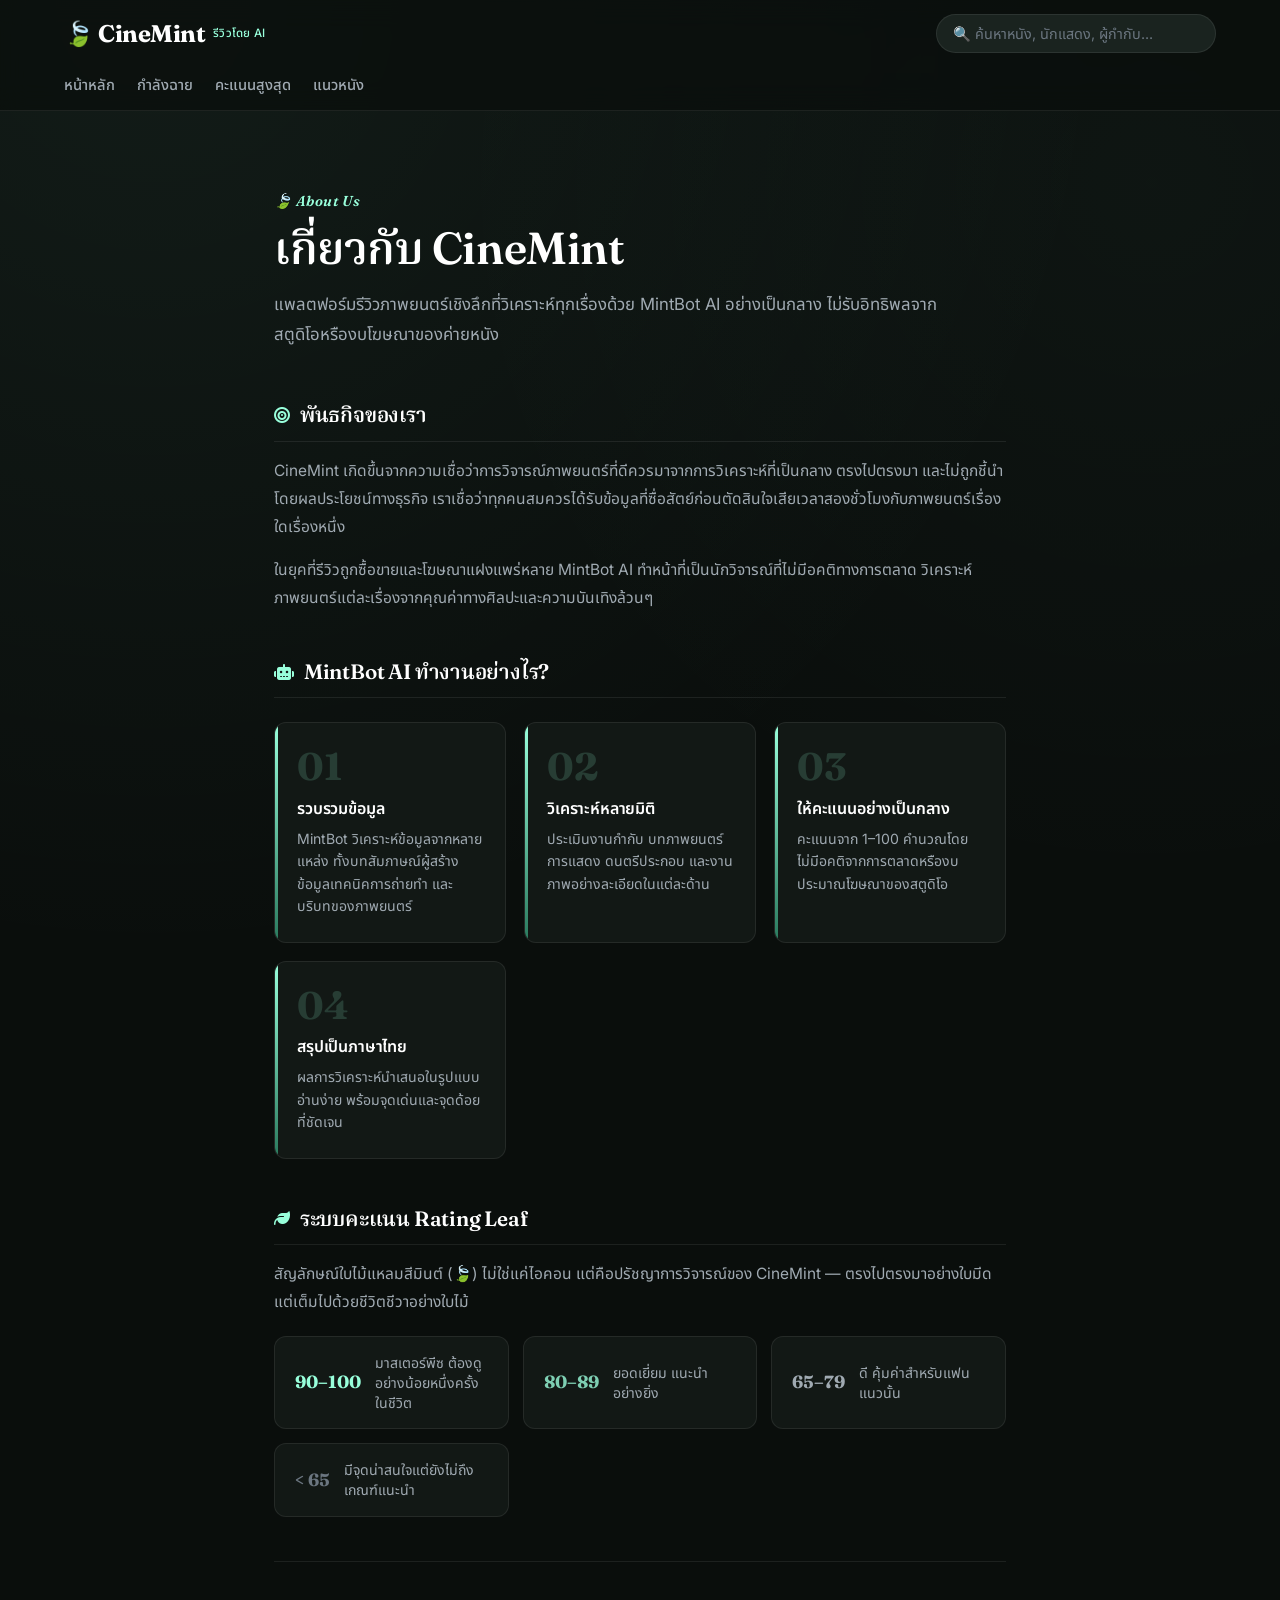
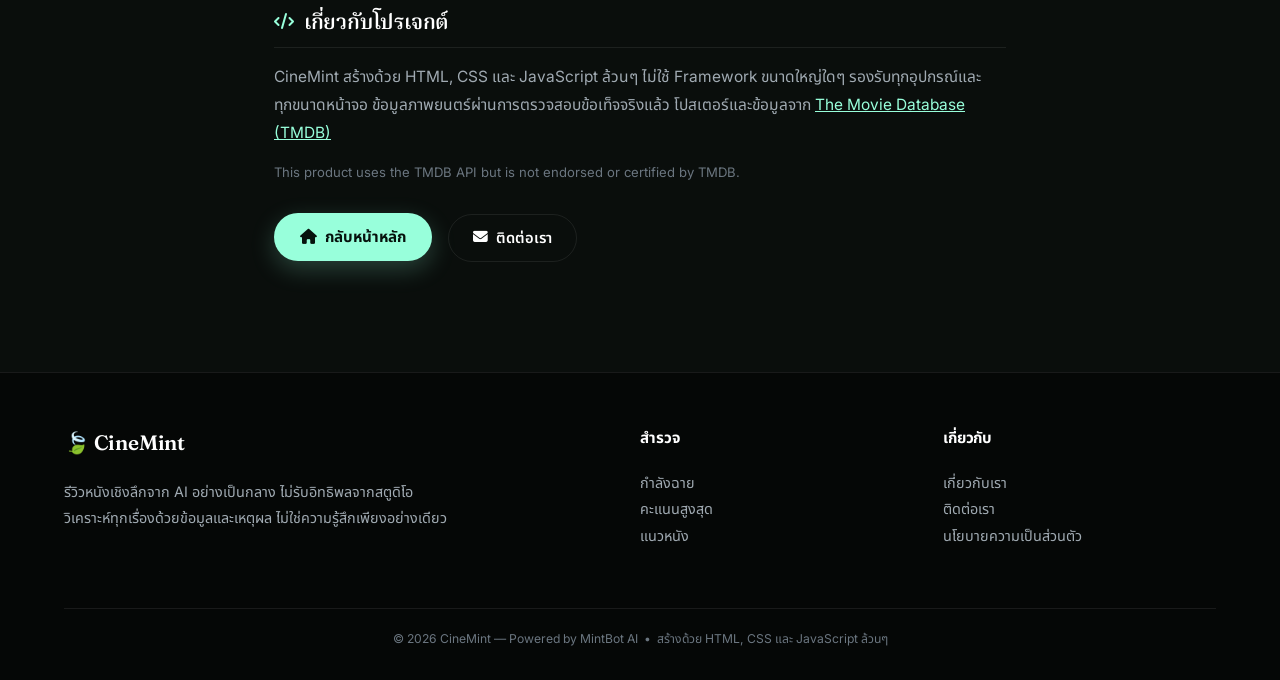
<file: about.html>
<!DOCTYPE html>
<html lang="th">
<head>
    <meta charset="UTF-8">
    <meta name="viewport" content="width=device-width, initial-scale=1.0">
    <title>เกี่ยวกับเรา — CineMint</title>
    <meta name="description" content="CineMint คือแพลตฟอร์มรีวิวภาพยนตร์เชิงลึกโดย MintBot AI วิเคราะห์อย่างเป็นกลาง ไม่รับอิทธิพลจากสตูดิโอ">
    <link rel="preconnect" href="https://fonts.googleapis.com">
    <link rel="preconnect" href="https://fonts.gstatic.com" crossorigin>
    <link href="https://fonts.googleapis.com/css2?family=Fraunces:ital,opsz,wght@0,9..144,400;0,9..144,600;0,9..144,700;1,9..144,400;1,9..144,600&family=Inter:wght@400;500;600;700&family=Noto+Sans+Thai:wght@400;500;600;700&family=Noto+Serif+Thai:wght@400;600;700&display=swap" rel="stylesheet">
    <link rel="stylesheet" href="https://cdnjs.cloudflare.com/ajax/libs/font-awesome/6.5.2/css/all.min.css">
    <link rel="stylesheet" href="css/style.css">
</head>
<body>

<header>
    <a href="index.html" class="logo">🍃 CineMint <span>รีวิวโดย AI</span></a>
    <div class="search-bar">
        <input type="text" id="searchInput" placeholder="🔍 ค้นหาหนัง, นักแสดง, ผู้กำกับ..." autocomplete="off">
        <div class="search-results" id="searchResults"></div>
    </div>
    <nav>
        <ul>
            <li><a href="index.html">หน้าหลัก</a></li>
            <li><a href="now-showing.html">กำลังฉาย</a></li>
            <li><a href="top-rated.html">คะแนนสูงสุด</a></li>
            <li><a href="top-rated.html">แนวหนัง</a></li>
        </ul>
    </nav>
</header>

<main class="content-page">
    <span class="eyebrow">🍃 About Us</span>
    <h1>เกี่ยวกับ CineMint</h1>
    <p class="lead">แพลตฟอร์มรีวิวภาพยนตร์เชิงลึกที่วิเคราะห์ทุกเรื่องด้วย MintBot AI อย่างเป็นกลาง ไม่รับอิทธิพลจากสตูดิโอหรืองบโฆษณาของค่ายหนัง</p>

    <h2><i class="fa-solid fa-bullseye" style="color:var(--mint-glow);font-size:1rem;"></i> พันธกิจของเรา</h2>
    <p>CineMint เกิดขึ้นจากความเชื่อว่าการวิจารณ์ภาพยนตร์ที่ดีควรมาจากการวิเคราะห์ที่เป็นกลาง ตรงไปตรงมา และไม่ถูกชี้นำโดยผลประโยชน์ทางธุรกิจ เราเชื่อว่าทุกคนสมควรได้รับข้อมูลที่ซื่อสัตย์ก่อนตัดสินใจเสียเวลาสองชั่วโมงกับภาพยนตร์เรื่องใดเรื่องหนึ่ง</p>
    <p>ในยุคที่รีวิวถูกซื้อขายและโฆษณาแฝงแพร่หลาย MintBot AI ทำหน้าที่เป็นนักวิจารณ์ที่ไม่มีอคติทางการตลาด วิเคราะห์ภาพยนตร์แต่ละเรื่องจากคุณค่าทางศิลปะและความบันเทิงล้วนๆ</p>

    <h2><i class="fa-solid fa-robot" style="color:var(--mint-glow);font-size:1rem;"></i> MintBot AI ทำงานอย่างไร?</h2>
    <div class="how-it-works">
        <div class="step-card">
            <div class="step-num">01</div>
            <h4>รวบรวมข้อมูล</h4>
            <p>MintBot วิเคราะห์ข้อมูลจากหลายแหล่ง ทั้งบทสัมภาษณ์ผู้สร้าง ข้อมูลเทคนิคการถ่ายทำ และบริบทของภาพยนตร์</p>
        </div>
        <div class="step-card">
            <div class="step-num">02</div>
            <h4>วิเคราะห์หลายมิติ</h4>
            <p>ประเมินงานกำกับ บทภาพยนตร์ การแสดง ดนตรีประกอบ และงานภาพอย่างละเอียดในแต่ละด้าน</p>
        </div>
        <div class="step-card">
            <div class="step-num">03</div>
            <h4>ให้คะแนนอย่างเป็นกลาง</h4>
            <p>คะแนนจาก 1–100 คำนวณโดยไม่มีอคติจากการตลาดหรืองบประมาณโฆษณาของสตูดิโอ</p>
        </div>
        <div class="step-card">
            <div class="step-num">04</div>
            <h4>สรุปเป็นภาษาไทย</h4>
            <p>ผลการวิเคราะห์นำเสนอในรูปแบบอ่านง่าย พร้อมจุดเด่นและจุดด้อยที่ชัดเจน</p>
        </div>
    </div>

    <h2><i class="fa-solid fa-leaf" style="color:var(--mint-glow);font-size:1rem;"></i> ระบบคะแนน Rating Leaf</h2>
    <p>สัญลักษณ์ใบไม้แหลมสีมินต์ (🍃) ไม่ใช่แค่ไอคอน แต่คือปรัชญาการวิจารณ์ของ CineMint — ตรงไปตรงมาอย่างใบมีด แต่เต็มไปด้วยชีวิตชีวาอย่างใบไม้</p>
    <div class="rating-range">
        <div class="rating-range-item">
            <span class="range-score" style="color:var(--mint-glow);">90–100</span>
            <span class="range-label">มาสเตอร์พีซ ต้องดูอย่างน้อยหนึ่งครั้งในชีวิต</span>
        </div>
        <div class="rating-range-item">
            <span class="range-score" style="color:#7ecfb3;">80–89</span>
            <span class="range-label">ยอดเยี่ยม แนะนำอย่างยิ่ง</span>
        </div>
        <div class="rating-range-item">
            <span class="range-score" style="color:var(--text-gray);">65–79</span>
            <span class="range-label">ดี คุ้มค่าสำหรับแฟนแนวนั้น</span>
        </div>
        <div class="rating-range-item">
            <span class="range-score" style="color:var(--text-gray-dim);">&lt; 65</span>
            <span class="range-label">มีจุดน่าสนใจแต่ยังไม่ถึงเกณฑ์แนะนำ</span>
        </div>
    </div>

    <hr class="content-divider">

    <h2><i class="fa-solid fa-code" style="color:var(--mint-glow);font-size:1rem;"></i> เกี่ยวกับโปรเจกต์</h2>
    <p>CineMint สร้างด้วย HTML, CSS และ JavaScript ล้วนๆ ไม่ใช้ Framework ขนาดใหญ่ใดๆ รองรับทุกอุปกรณ์และทุกขนาดหน้าจอ ข้อมูลภาพยนตร์ผ่านการตรวจสอบข้อเท็จจริงแล้ว โปสเตอร์และข้อมูลจาก <a href="https://www.themoviedb.org/" target="_blank" rel="noopener" style="color:var(--mint-glow);">The Movie Database (TMDB)</a></p>
    <p style="font-size:0.82rem;color:var(--text-gray-dim);">This product uses the TMDB API but is not endorsed or certified by TMDB.</p>
    <div style="margin-top:28px;">
        <a href="index.html" class="btn-mint"><i class="fa-solid fa-house"></i> กลับหน้าหลัก</a>
        &nbsp;&nbsp;
        <a href="contact.html" class="btn-outline"><i class="fa-solid fa-envelope"></i> ติดต่อเรา</a>
    </div>
</main>

<footer>
    <div>
        <h3>🍃 CineMint</h3>
        <p>รีวิวหนังเชิงลึกจาก AI อย่างเป็นกลาง ไม่รับอิทธิพลจากสตูดิโอ<br>วิเคราะห์ทุกเรื่องด้วยข้อมูลและเหตุผล ไม่ใช่ความรู้สึกเพียงอย่างเดียว</p>
    </div>
    <div>
        <h4>สำรวจ</h4>
        <p>
            <a href="now-showing.html">กำลังฉาย</a><br>
            <a href="top-rated.html">คะแนนสูงสุด</a><br>
            <a href="top-rated.html">แนวหนัง</a>
        </p>
    </div>
    <div>
        <h4>เกี่ยวกับ</h4>
        <p>
            <a href="about.html">เกี่ยวกับเรา</a><br>
            <a href="contact.html">ติดต่อเรา</a><br>
            <a href="privacy.html">นโยบายความเป็นส่วนตัว</a>
        </p>
    </div>
    <div class="footer-bottom">
        © 2026 CineMint — Powered by MintBot AI &nbsp;•&nbsp; สร้างด้วย HTML, CSS และ JavaScript ล้วนๆ
    </div>
</footer>

<script src="js/movies-data.js"></script>
<script src="js/utils.js"></script>
<script src="js/tmdb-images.js"></script>
<script src="js/search.js"></script>
</body>
</html>
</file>
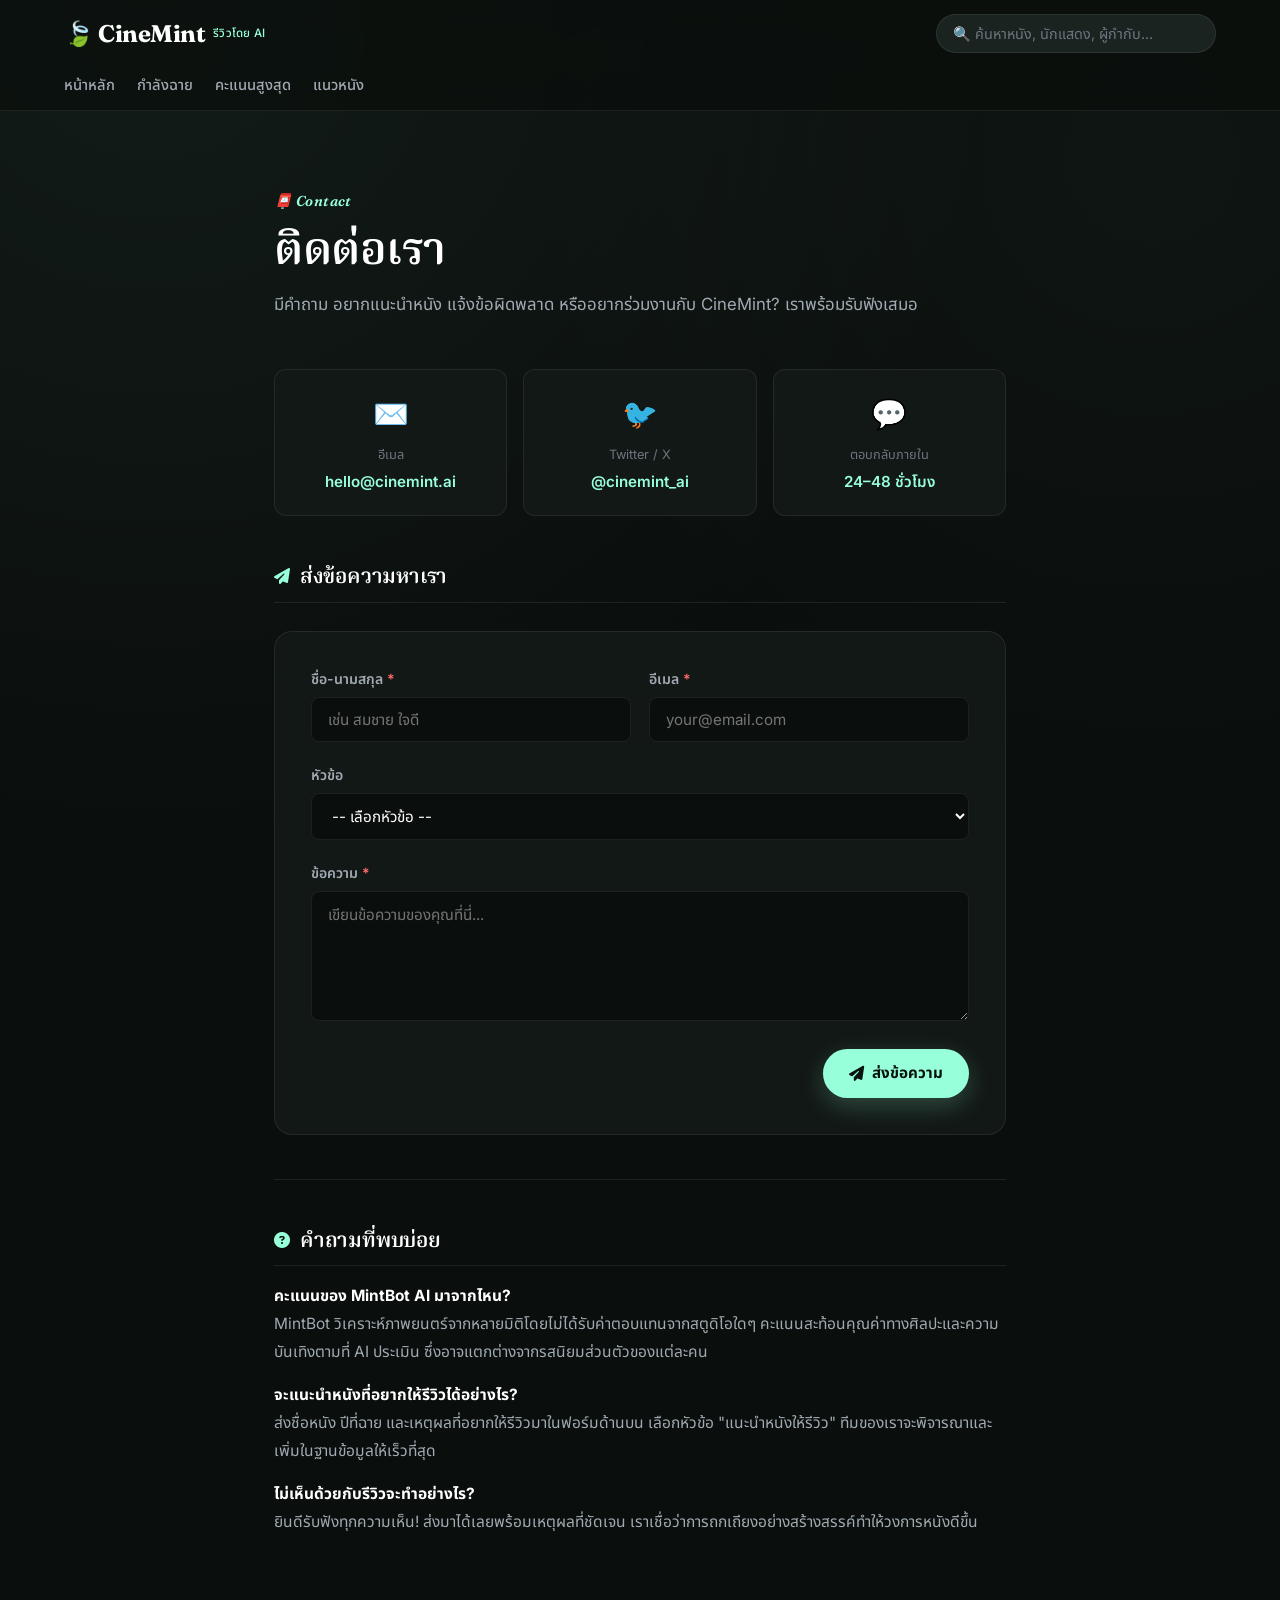
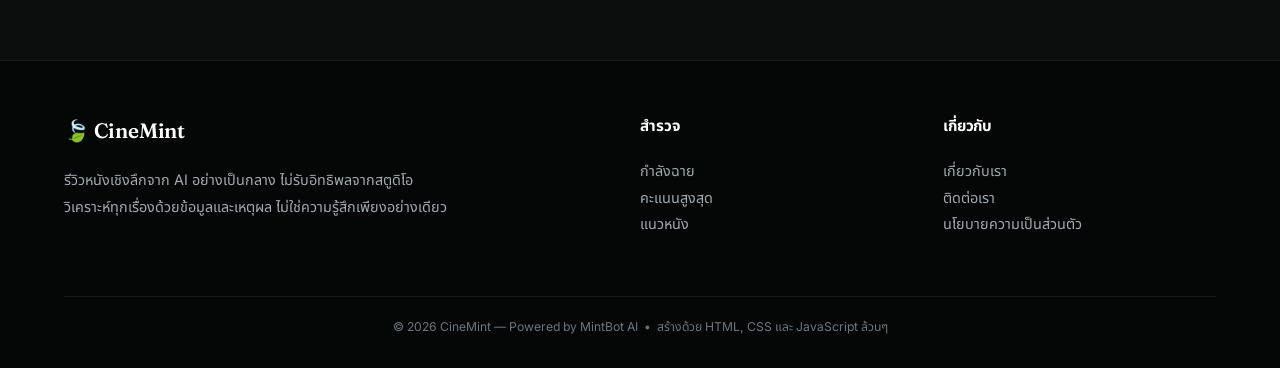
<file: contact.html>
<!DOCTYPE html>
<html lang="th">
<head>
    <meta charset="UTF-8">
    <meta name="viewport" content="width=device-width, initial-scale=1.0">
    <title>ติดต่อเรา — CineMint</title>
    <meta name="description" content="ติดต่อทีม CineMint — แนะนำหนัง แจ้งปัญหา หรือสอบถามข้อมูลเพิ่มเติม">
    <link rel="preconnect" href="https://fonts.googleapis.com">
    <link rel="preconnect" href="https://fonts.gstatic.com" crossorigin>
    <link href="https://fonts.googleapis.com/css2?family=Fraunces:ital,opsz,wght@0,9..144,400;0,9..144,600;0,9..144,700;1,9..144,400;1,9..144,600&family=Inter:wght@400;500;600;700&family=Noto+Sans+Thai:wght@400;500;600;700&family=Noto+Serif+Thai:wght@400;600;700&display=swap" rel="stylesheet">
    <link rel="stylesheet" href="https://cdnjs.cloudflare.com/ajax/libs/font-awesome/6.5.2/css/all.min.css">
    <link rel="stylesheet" href="css/style.css">
</head>
<body>

<header>
    <a href="index.html" class="logo">🍃 CineMint <span>รีวิวโดย AI</span></a>
    <div class="search-bar">
        <input type="text" id="searchInput" placeholder="🔍 ค้นหาหนัง, นักแสดง, ผู้กำกับ..." autocomplete="off">
        <div class="search-results" id="searchResults"></div>
    </div>
    <nav>
        <ul>
            <li><a href="index.html">หน้าหลัก</a></li>
            <li><a href="now-showing.html">กำลังฉาย</a></li>
            <li><a href="top-rated.html">คะแนนสูงสุด</a></li>
            <li><a href="top-rated.html">แนวหนัง</a></li>
        </ul>
    </nav>
</header>

<main class="content-page">
    <span class="eyebrow">📮 Contact</span>
    <h1>ติดต่อเรา</h1>
    <p class="lead">มีคำถาม อยากแนะนำหนัง แจ้งข้อผิดพลาด หรืออยากร่วมงานกับ CineMint? เราพร้อมรับฟังเสมอ</p>

    <!-- Contact info cards -->
    <div class="contact-cards">
        <div class="contact-card">
            <div class="cc-icon">✉️</div>
            <div class="cc-label">อีเมล</div>
            <div class="cc-value"><a href="mailto:hello@cinemint.ai">hello@cinemint.ai</a></div>
        </div>
        <div class="contact-card">
            <div class="cc-icon">🐦</div>
            <div class="cc-label">Twitter / X</div>
            <div class="cc-value"><a href="#" target="_blank">@cinemint_ai</a></div>
        </div>
        <div class="contact-card">
            <div class="cc-icon">💬</div>
            <div class="cc-label">ตอบกลับภายใน</div>
            <div class="cc-value" style="color:var(--mint-glow);">24–48 ชั่วโมง</div>
        </div>
    </div>

    <h2><i class="fa-solid fa-paper-plane" style="color:var(--mint-glow);font-size:1rem;"></i> ส่งข้อความหาเรา</h2>

    <div class="contact-form" id="contact-form">
        <div class="form-row">
            <div class="form-group">
                <label for="cf-name">ชื่อ-นามสกุล <span style="color:var(--red-accent)">*</span></label>
                <input type="text" id="cf-name" placeholder="เช่น สมชาย ใจดี" autocomplete="name">
            </div>
            <div class="form-group">
                <label for="cf-email">อีเมล <span style="color:var(--red-accent)">*</span></label>
                <input type="email" id="cf-email" placeholder="your@email.com" autocomplete="email">
            </div>
        </div>
        <div class="form-group">
            <label for="cf-subject">หัวข้อ</label>
            <select id="cf-subject">
                <option value="">-- เลือกหัวข้อ --</option>
                <option value="suggest">แนะนำหนังให้รีวิว</option>
                <option value="bug">แจ้งข้อผิดพลาด</option>
                <option value="review">ไม่เห็นด้วยกับรีวิว</option>
                <option value="collab">ร่วมงาน / Partnership</option>
                <option value="other">อื่นๆ</option>
            </select>
        </div>
        <div class="form-group">
            <label for="cf-message">ข้อความ <span style="color:var(--red-accent)">*</span></label>
            <textarea id="cf-message" placeholder="เขียนข้อความของคุณที่นี่..."></textarea>
        </div>
        <div class="form-submit">
            <button type="button" class="btn-mint" id="cf-submit">
                <i class="fa-solid fa-paper-plane"></i> ส่งข้อความ
            </button>
        </div>
        <div class="form-success" id="form-success">
            <div style="font-size:2rem;margin-bottom:10px;">🎉</div>
            ขอบคุณที่ติดต่อมานะครับ!<br>
            <span style="font-weight:400;font-size:0.9rem;color:var(--mint-dim);">
                เราจะตอบกลับภายใน 24–48 ชั่วโมง ที่อีเมลที่คุณให้ไว้
            </span>
        </div>
    </div>

    <hr class="content-divider">

    <h2><i class="fa-solid fa-circle-question" style="color:var(--mint-glow);font-size:1rem;"></i> คำถามที่พบบ่อย</h2>
    <p><strong>คะแนนของ MintBot AI มาจากไหน?</strong><br>
    MintBot วิเคราะห์ภาพยนตร์จากหลายมิติโดยไม่ได้รับค่าตอบแทนจากสตูดิโอใดๆ คะแนนสะท้อนคุณค่าทางศิลปะและความบันเทิงตามที่ AI ประเมิน ซึ่งอาจแตกต่างจากรสนิยมส่วนตัวของแต่ละคน</p>
    <p><strong>จะแนะนำหนังที่อยากให้รีวิวได้อย่างไร?</strong><br>
    ส่งชื่อหนัง ปีที่ฉาย และเหตุผลที่อยากให้รีวิวมาในฟอร์มด้านบน เลือกหัวข้อ "แนะนำหนังให้รีวิว" ทีมของเราจะพิจารณาและเพิ่มในฐานข้อมูลให้เร็วที่สุด</p>
    <p><strong>ไม่เห็นด้วยกับรีวิวจะทำอย่างไร?</strong><br>
    ยินดีรับฟังทุกความเห็น! ส่งมาได้เลยพร้อมเหตุผลที่ชัดเจน เราเชื่อว่าการถกเถียงอย่างสร้างสรรค์ทำให้วงการหนังดีขึ้น</p>
</main>

<footer>
    <div>
        <h3>🍃 CineMint</h3>
        <p>รีวิวหนังเชิงลึกจาก AI อย่างเป็นกลาง ไม่รับอิทธิพลจากสตูดิโอ<br>วิเคราะห์ทุกเรื่องด้วยข้อมูลและเหตุผล ไม่ใช่ความรู้สึกเพียงอย่างเดียว</p>
    </div>
    <div>
        <h4>สำรวจ</h4>
        <p>
            <a href="now-showing.html">กำลังฉาย</a><br>
            <a href="top-rated.html">คะแนนสูงสุด</a><br>
            <a href="top-rated.html">แนวหนัง</a>
        </p>
    </div>
    <div>
        <h4>เกี่ยวกับ</h4>
        <p>
            <a href="about.html">เกี่ยวกับเรา</a><br>
            <a href="contact.html">ติดต่อเรา</a><br>
            <a href="privacy.html">นโยบายความเป็นส่วนตัว</a>
        </p>
    </div>
    <div class="footer-bottom">
        © 2026 CineMint — Powered by MintBot AI &nbsp;•&nbsp; สร้างด้วย HTML, CSS และ JavaScript ล้วนๆ
    </div>
</footer>

<script src="js/movies-data.js"></script>
<script src="js/utils.js"></script>
<script src="js/tmdb-images.js"></script>
<script src="js/search.js"></script>
<script>
// Contact form — client-side validation + success state (ไม่มี backend)
document.getElementById("cf-submit").addEventListener("click", () => {
    const name    = document.getElementById("cf-name").value.trim();
    const email   = document.getElementById("cf-email").value.trim();
    const message = document.getElementById("cf-message").value.trim();

    if (!name || !email || !message) {
        const missing = [];
        if (!name)    missing.push("ชื่อ");
        if (!email)   missing.push("อีเมล");
        if (!message) missing.push("ข้อความ");
        alert(`กรุณากรอกข้อมูลให้ครบ: ${missing.join(', ')}`);
        return;
    }
    if (!/^[^\s@]+@[^\s@]+\.[^\s@]+$/.test(email)) {
        alert("รูปแบบอีเมลไม่ถูกต้อง");
        return;
    }

    // ซ่อนฟอร์ม แสดง success
    ["cf-name","cf-email","cf-subject","cf-message"].forEach(id => {
        const el = document.getElementById(id);
        if (el) el.closest('.form-group') && (el.closest('.form-group').style.display = 'none');
    });
    document.querySelector(".form-row").style.display = "none";
    document.querySelector(".form-submit").style.display = "none";
    document.getElementById("form-success").style.display = "block";
});
</script>
</body>
</html>
</file>
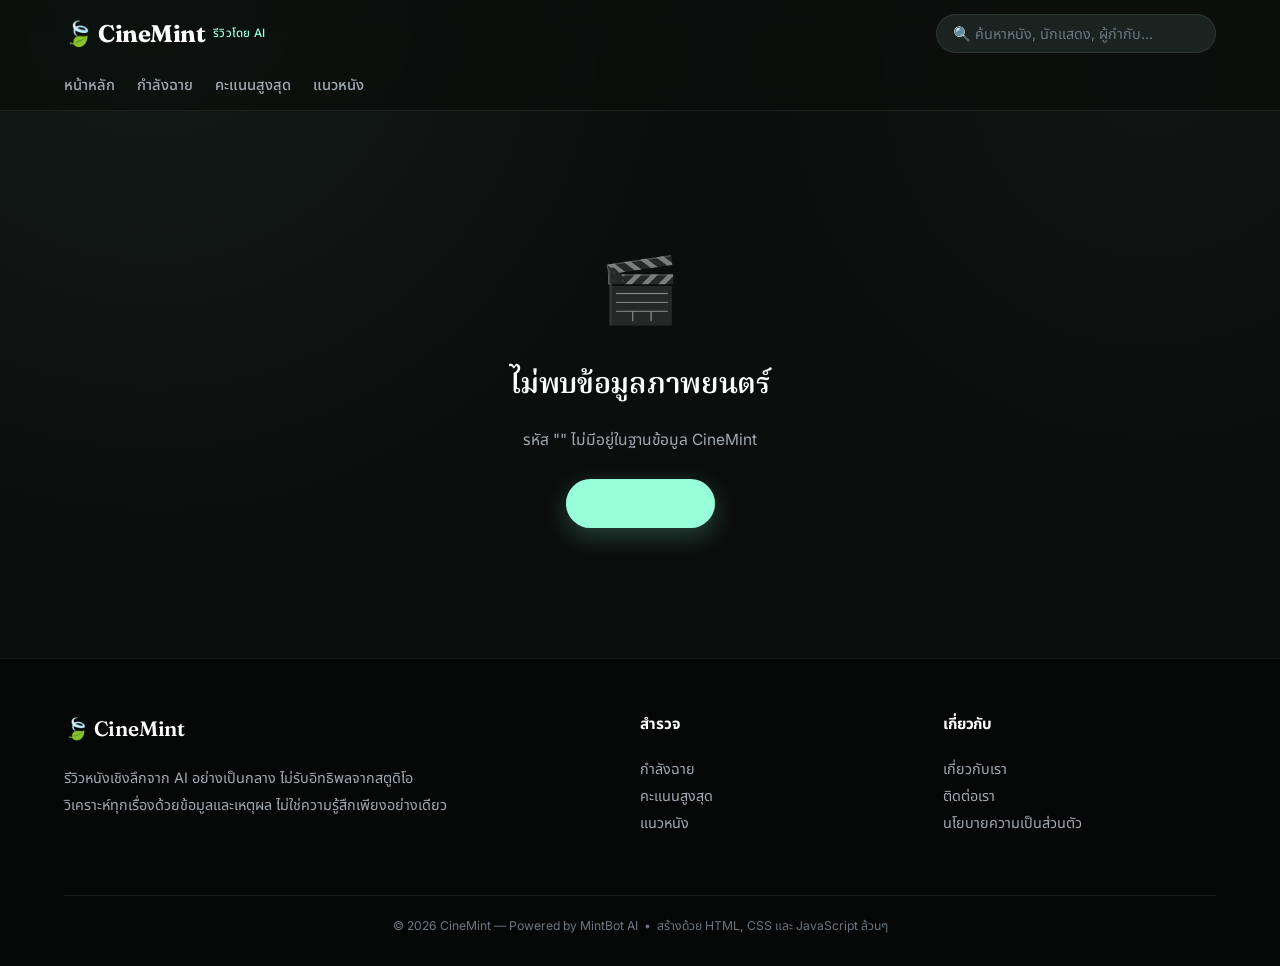
<file: movie-detail.html>
<!DOCTYPE html>
<html lang="th">
<head>
    <meta charset="UTF-8">
    <meta name="viewport" content="width=device-width, initial-scale=1.0">
    <title>รีวิวภาพยนตร์โดย AI — CineMint</title>

    <link rel="preconnect" href="https://fonts.googleapis.com">
    <link rel="preconnect" href="https://fonts.gstatic.com" crossorigin>
    <link href="https://fonts.googleapis.com/css2?family=Fraunces:ital,opsz,wght@0,9..144,400;0,9..144,600;0,9..144,700;1,9..144,400;1,9..144,600&family=Inter:wght@400;500;600;700&family=Noto+Sans+Thai:wght@400;500;600;700&family=Noto+Serif+Thai:wght@400;600;700&display=swap" rel="stylesheet">
    <link rel="stylesheet" href="https://cdnjs.cloudflare.com/ajax/libs/font-awesome/6.5.2/css/all.min.css">
    <link rel="stylesheet" href="css/style.css">
</head>
<body>

    <header>
        <a href="index.html" class="logo">🍃 CineMint <span>รีวิวโดย AI</span></a>
        <div class="search-bar">
            <input type="text" id="searchInput" placeholder="🔍 ค้นหาหนัง, นักแสดง, ผู้กำกับ..." autocomplete="off">
            <div class="search-results" id="searchResults"></div>
        </div>
        <nav>
            <ul>
                <li><a href="index.html">หน้าหลัก</a></li>
                <li><a href="now-showing.html">กำลังฉาย</a></li>
                <li><a href="top-rated.html">คะแนนสูงสุด</a></li>
                <li><a href="top-rated.html">แนวหนัง</a></li>
            </ul>
        </nav>
    </header>

    <!-- เนื้อหารายละเอียดหนังถูก Render แบบ Dynamic โดย js/detail.js ตามค่า ?id= ใน URL -->
    <div id="detail-page-content"></div>

    <footer>
        <div>
            <h3>🍃 CineMint</h3>
            <p>รีวิวหนังเชิงลึกจาก AI อย่างเป็นกลาง ไม่รับอิทธิพลจากสตูดิโอ<br>วิเคราะห์ทุกเรื่องด้วยข้อมูลและเหตุผล ไม่ใช่ความรู้สึกเพียงอย่างเดียว</p>
        </div>
        <div>
            <h4>สำรวจ</h4>
            <p>
                <a href="now-showing.html">กำลังฉาย</a><br>
                <a href="top-rated.html">คะแนนสูงสุด</a><br>
                <a href="top-rated.html">แนวหนัง</a>
            </p>
        </div>
                <div>
            <h4>เกี่ยวกับ</h4>
            <p>
                <a href="about.html">เกี่ยวกับเรา</a><br>
                <a href="contact.html">ติดต่อเรา</a><br>
                <a href="privacy.html">นโยบายความเป็นส่วนตัว</a>
            </p>
        </div>
        <div class="footer-bottom">
            © 2026 CineMint — Powered by MintBot AI &nbsp;•&nbsp; สร้างด้วย HTML, CSS และ JavaScript ล้วนๆ
        </div>
    </footer>

    <script src="js/movies-data.js"></script>
    <script src="js/utils.js"></script>
    <script src="js/tmdb-images.js"></script>
    <script src="js/search.js"></script>
    <script src="js/detail.js"></script>
</body>
</html>
</file>
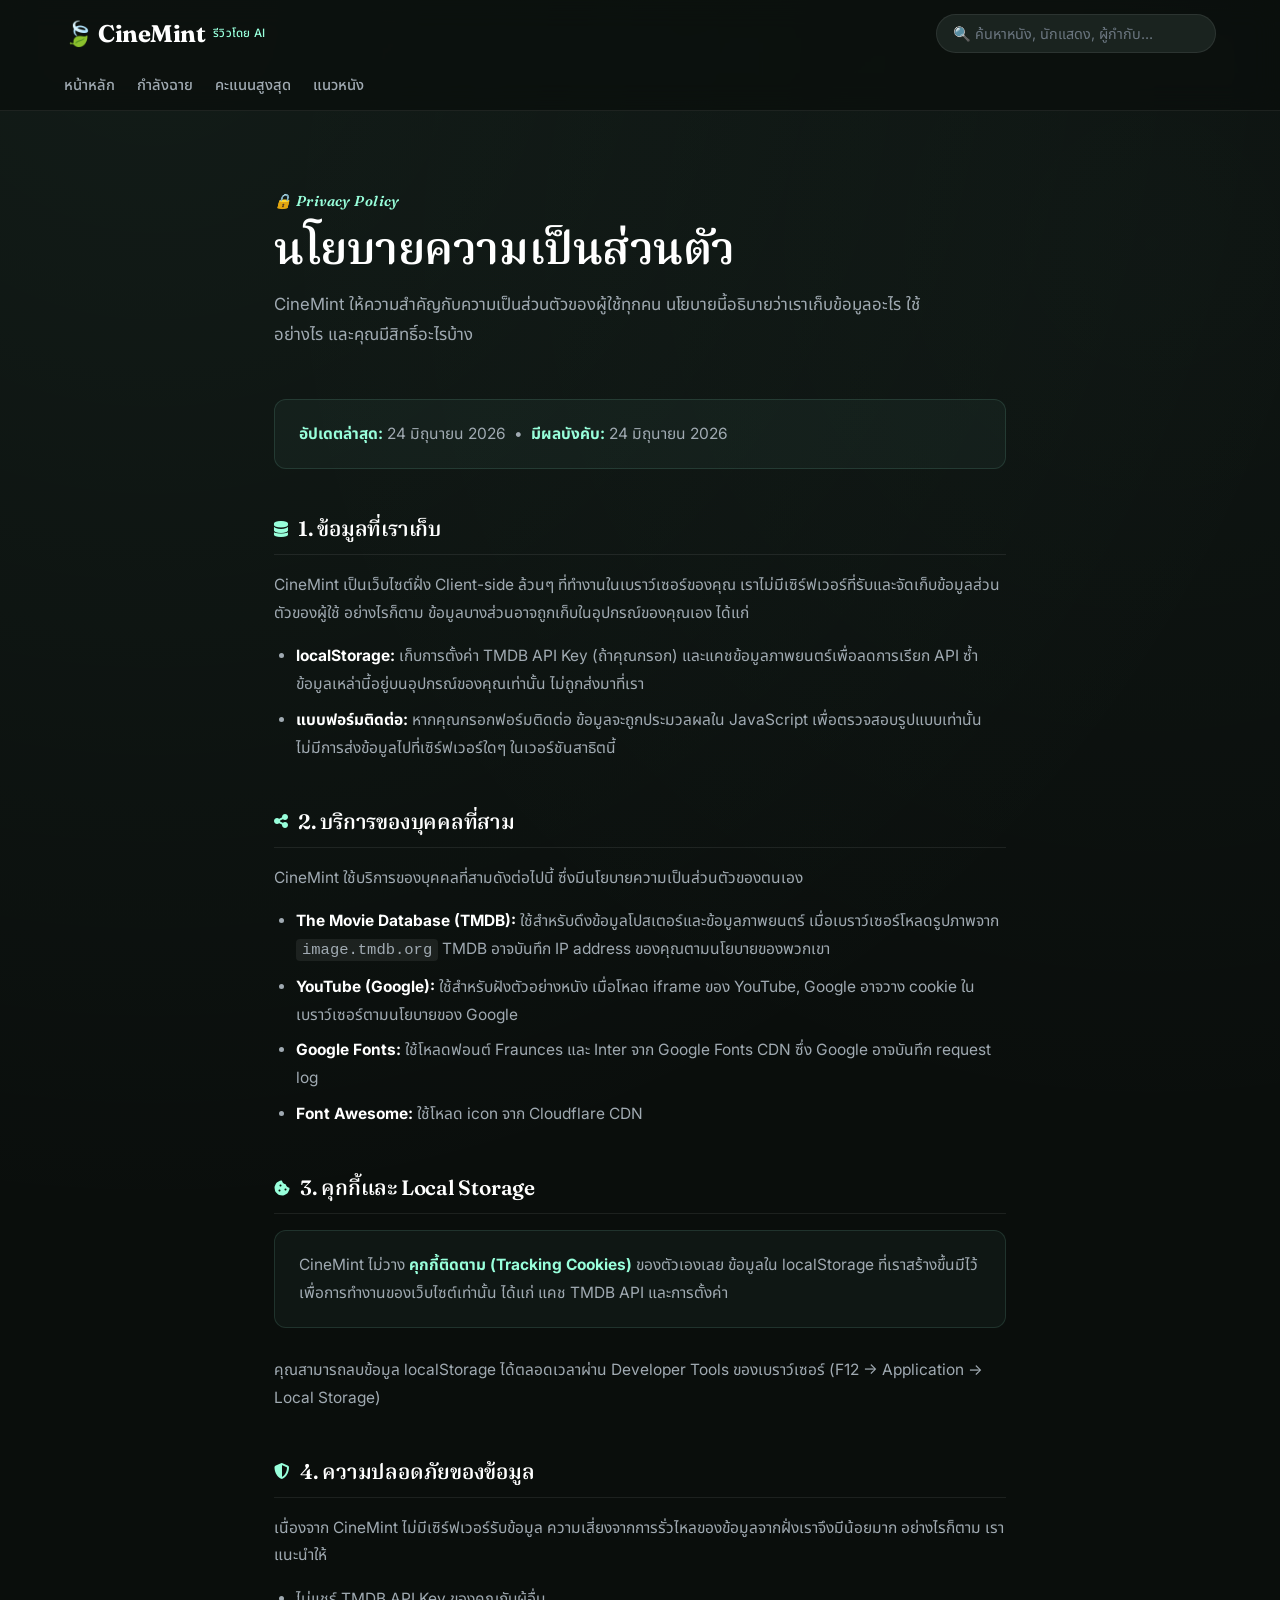
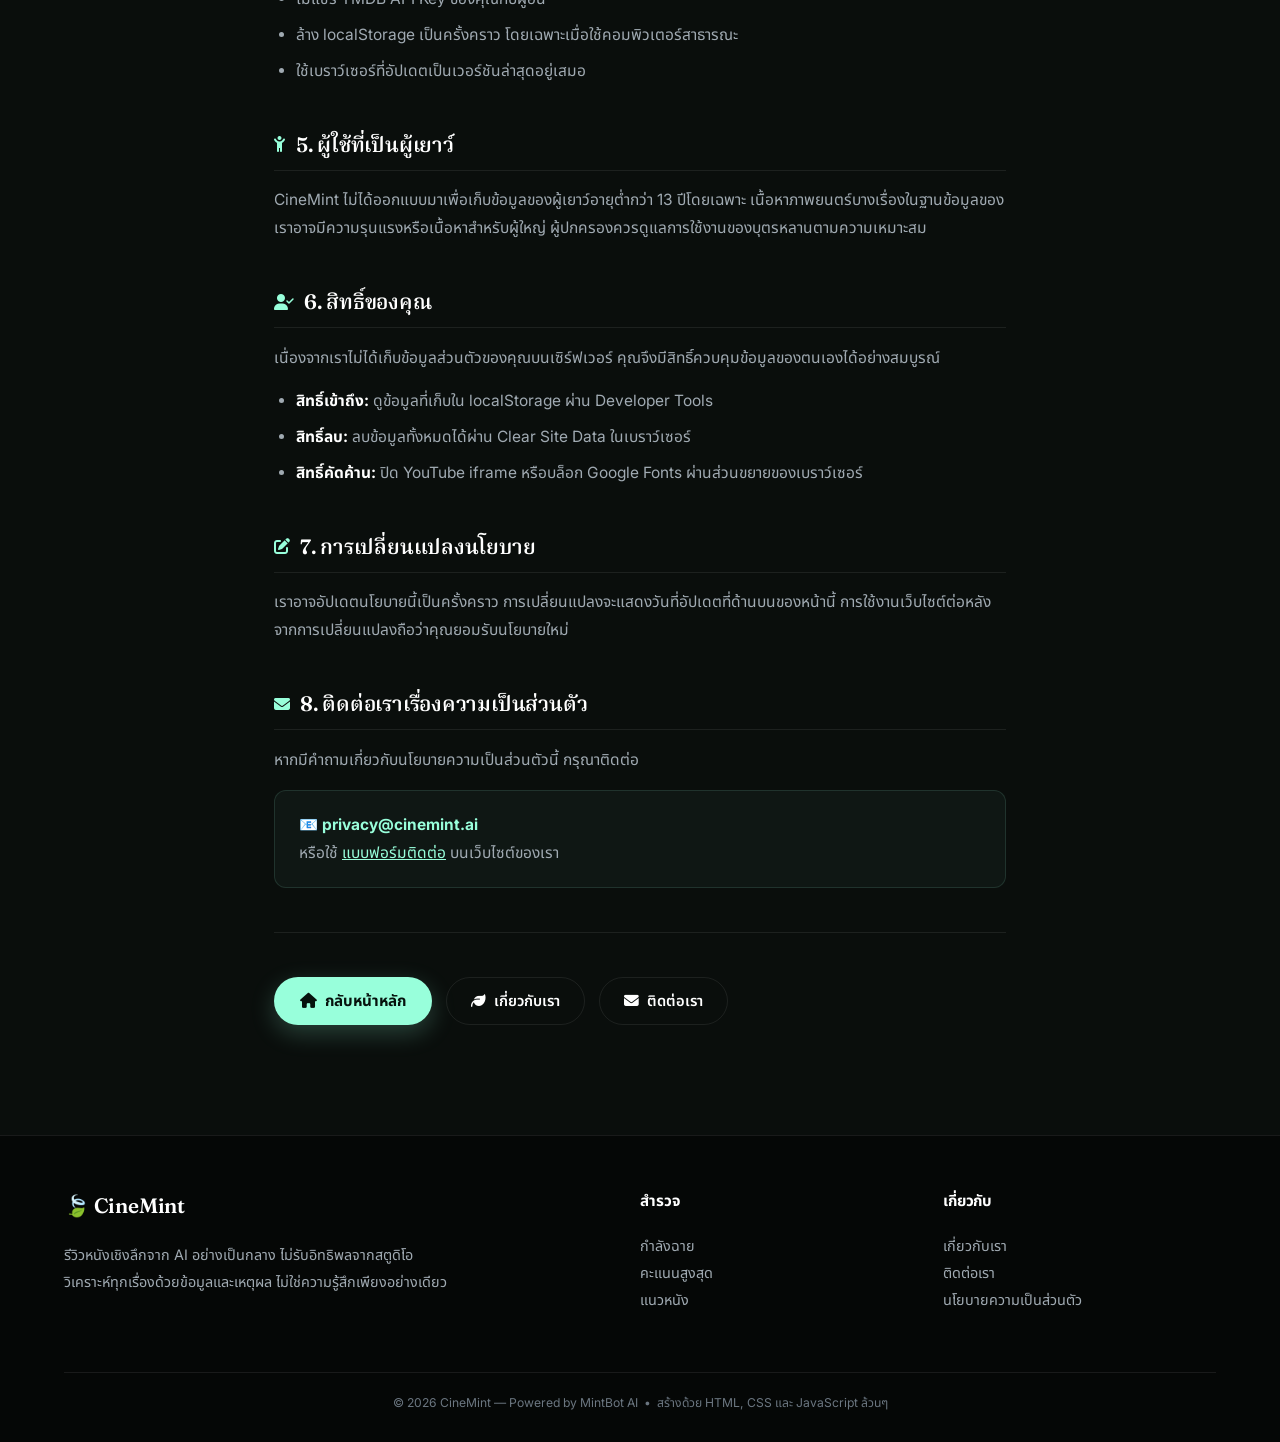
<file: privacy.html>
<!DOCTYPE html>
<html lang="th">
<head>
    <meta charset="UTF-8">
    <meta name="viewport" content="width=device-width, initial-scale=1.0">
    <title>นโยบายความเป็นส่วนตัว — CineMint</title>
    <meta name="description" content="นโยบายความเป็นส่วนตัวของ CineMint — ข้อมูลที่เราเก็บ วิธีใช้ และสิทธิ์ของผู้ใช้">
    <link rel="preconnect" href="https://fonts.googleapis.com">
    <link rel="preconnect" href="https://fonts.gstatic.com" crossorigin>
    <link href="https://fonts.googleapis.com/css2?family=Fraunces:ital,opsz,wght@0,9..144,400;0,9..144,600;0,9..144,700;1,9..144,400;1,9..144,600&family=Inter:wght@400;500;600;700&family=Noto+Sans+Thai:wght@400;500;600;700&family=Noto+Serif+Thai:wght@400;600;700&display=swap" rel="stylesheet">
    <link rel="stylesheet" href="https://cdnjs.cloudflare.com/ajax/libs/font-awesome/6.5.2/css/all.min.css">
    <link rel="stylesheet" href="css/style.css">
</head>
<body>

<header>
    <a href="index.html" class="logo">🍃 CineMint <span>รีวิวโดย AI</span></a>
    <div class="search-bar">
        <input type="text" id="searchInput" placeholder="🔍 ค้นหาหนัง, นักแสดง, ผู้กำกับ..." autocomplete="off">
        <div class="search-results" id="searchResults"></div>
    </div>
    <nav>
        <ul>
            <li><a href="index.html">หน้าหลัก</a></li>
            <li><a href="now-showing.html">กำลังฉาย</a></li>
            <li><a href="top-rated.html">คะแนนสูงสุด</a></li>
            <li><a href="top-rated.html">แนวหนัง</a></li>
        </ul>
    </nav>
</header>

<main class="content-page">
    <span class="eyebrow">🔒 Privacy Policy</span>
    <h1>นโยบายความเป็นส่วนตัว</h1>
    <p class="lead">CineMint ให้ความสำคัญกับความเป็นส่วนตัวของผู้ใช้ทุกคน นโยบายนี้อธิบายว่าเราเก็บข้อมูลอะไร ใช้อย่างไร และคุณมีสิทธิ์อะไรบ้าง</p>

    <div class="privacy-highlight">
        <strong>อัปเดตล่าสุด:</strong> 24 มิถุนายน 2026 &nbsp;•&nbsp;
        <strong>มีผลบังคับ:</strong> 24 มิถุนายน 2026
    </div>

    <h2><i class="fa-solid fa-database" style="color:var(--mint-glow);font-size:1rem;"></i> 1. ข้อมูลที่เราเก็บ</h2>
    <p>CineMint เป็นเว็บไซต์ฝั่ง Client-side ล้วนๆ ที่ทำงานในเบราว์เซอร์ของคุณ เราไม่มีเซิร์ฟเวอร์ที่รับและจัดเก็บข้อมูลส่วนตัวของผู้ใช้ อย่างไรก็ตาม ข้อมูลบางส่วนอาจถูกเก็บในอุปกรณ์ของคุณเอง ได้แก่</p>
    <ul>
        <li><strong>localStorage:</strong> เก็บการตั้งค่า TMDB API Key (ถ้าคุณกรอก) และแคชข้อมูลภาพยนตร์เพื่อลดการเรียก API ซ้ำ ข้อมูลเหล่านี้อยู่บนอุปกรณ์ของคุณเท่านั้น ไม่ถูกส่งมาที่เรา</li>
        <li><strong>แบบฟอร์มติดต่อ:</strong> หากคุณกรอกฟอร์มติดต่อ ข้อมูลจะถูกประมวลผลใน JavaScript เพื่อตรวจสอบรูปแบบเท่านั้น ไม่มีการส่งข้อมูลไปที่เซิร์ฟเวอร์ใดๆ ในเวอร์ชันสาธิตนี้</li>
    </ul>

    <h2><i class="fa-solid fa-share-nodes" style="color:var(--mint-glow);font-size:1rem;"></i> 2. บริการของบุคคลที่สาม</h2>
    <p>CineMint ใช้บริการของบุคคลที่สามดังต่อไปนี้ ซึ่งมีนโยบายความเป็นส่วนตัวของตนเอง</p>
    <ul>
        <li><strong>The Movie Database (TMDB):</strong> ใช้สำหรับดึงข้อมูลโปสเตอร์และข้อมูลภาพยนตร์ เมื่อเบราว์เซอร์โหลดรูปภาพจาก <code style="background:rgba(255,255,255,0.07);padding:2px 6px;border-radius:4px;">image.tmdb.org</code> TMDB อาจบันทึก IP address ของคุณตามนโยบายของพวกเขา</li>
        <li><strong>YouTube (Google):</strong> ใช้สำหรับฝังตัวอย่างหนัง เมื่อโหลด iframe ของ YouTube, Google อาจวาง cookie ในเบราว์เซอร์ตามนโยบายของ Google</li>
        <li><strong>Google Fonts:</strong> ใช้โหลดฟอนต์ Fraunces และ Inter จาก Google Fonts CDN ซึ่ง Google อาจบันทึก request log</li>
        <li><strong>Font Awesome:</strong> ใช้โหลด icon จาก Cloudflare CDN</li>
    </ul>

    <h2><i class="fa-solid fa-cookie-bite" style="color:var(--mint-glow);font-size:1rem;"></i> 3. คุกกี้และ Local Storage</h2>
    <div class="privacy-highlight">
        CineMint ไม่วาง <strong>คุกกี้ติดตาม (Tracking Cookies)</strong> ของตัวเองเลย ข้อมูลใน localStorage ที่เราสร้างขึ้นมีไว้เพื่อการทำงานของเว็บไซต์เท่านั้น ได้แก่ แคช TMDB API และการตั้งค่า
    </div>
    <p>คุณสามารถลบข้อมูล localStorage ได้ตลอดเวลาผ่าน Developer Tools ของเบราว์เซอร์ (F12 → Application → Local Storage)</p>

    <h2><i class="fa-solid fa-shield-halved" style="color:var(--mint-glow);font-size:1rem;"></i> 4. ความปลอดภัยของข้อมูล</h2>
    <p>เนื่องจาก CineMint ไม่มีเซิร์ฟเวอร์รับข้อมูล ความเสี่ยงจากการรั่วไหลของข้อมูลจากฝั่งเราจึงมีน้อยมาก อย่างไรก็ตาม เราแนะนำให้</p>
    <ul>
        <li>ไม่แชร์ TMDB API Key ของคุณกับผู้อื่น</li>
        <li>ล้าง localStorage เป็นครั้งคราว โดยเฉพาะเมื่อใช้คอมพิวเตอร์สาธารณะ</li>
        <li>ใช้เบราว์เซอร์ที่อัปเดตเป็นเวอร์ชันล่าสุดอยู่เสมอ</li>
    </ul>

    <h2><i class="fa-solid fa-child-reaching" style="color:var(--mint-glow);font-size:1rem;"></i> 5. ผู้ใช้ที่เป็นผู้เยาว์</h2>
    <p>CineMint ไม่ได้ออกแบบมาเพื่อเก็บข้อมูลของผู้เยาว์อายุต่ำกว่า 13 ปีโดยเฉพาะ เนื้อหาภาพยนตร์บางเรื่องในฐานข้อมูลของเราอาจมีความรุนแรงหรือเนื้อหาสำหรับผู้ใหญ่ ผู้ปกครองควรดูแลการใช้งานของบุตรหลานตามความเหมาะสม</p>

    <h2><i class="fa-solid fa-user-check" style="color:var(--mint-glow);font-size:1rem;"></i> 6. สิทธิ์ของคุณ</h2>
    <p>เนื่องจากเราไม่ได้เก็บข้อมูลส่วนตัวของคุณบนเซิร์ฟเวอร์ คุณจึงมีสิทธิ์ควบคุมข้อมูลของตนเองได้อย่างสมบูรณ์</p>
    <ul>
        <li><strong>สิทธิ์เข้าถึง:</strong> ดูข้อมูลที่เก็บใน localStorage ผ่าน Developer Tools</li>
        <li><strong>สิทธิ์ลบ:</strong> ลบข้อมูลทั้งหมดได้ผ่าน Clear Site Data ในเบราว์เซอร์</li>
        <li><strong>สิทธิ์คัดค้าน:</strong> ปิด YouTube iframe หรือบล็อก Google Fonts ผ่านส่วนขยายของเบราว์เซอร์</li>
    </ul>

    <h2><i class="fa-solid fa-pen-to-square" style="color:var(--mint-glow);font-size:1rem;"></i> 7. การเปลี่ยนแปลงนโยบาย</h2>
    <p>เราอาจอัปเดตนโยบายนี้เป็นครั้งคราว การเปลี่ยนแปลงจะแสดงวันที่อัปเดตที่ด้านบนของหน้านี้ การใช้งานเว็บไซต์ต่อหลังจากการเปลี่ยนแปลงถือว่าคุณยอมรับนโยบายใหม่</p>

    <h2><i class="fa-solid fa-envelope" style="color:var(--mint-glow);font-size:1rem;"></i> 8. ติดต่อเราเรื่องความเป็นส่วนตัว</h2>
    <p>หากมีคำถามเกี่ยวกับนโยบายความเป็นส่วนตัวนี้ กรุณาติดต่อ</p>
    <div class="privacy-highlight">
        📧 <strong>privacy@cinemint.ai</strong><br>
        หรือใช้ <a href="contact.html" style="color:var(--mint-glow);">แบบฟอร์มติดต่อ</a> บนเว็บไซต์ของเรา
    </div>

    <hr class="content-divider">
    <div style="margin-top:28px;display:flex;gap:14px;flex-wrap:wrap;">
        <a href="index.html" class="btn-mint"><i class="fa-solid fa-house"></i> กลับหน้าหลัก</a>
        <a href="about.html" class="btn-outline"><i class="fa-solid fa-leaf"></i> เกี่ยวกับเรา</a>
        <a href="contact.html" class="btn-outline"><i class="fa-solid fa-envelope"></i> ติดต่อเรา</a>
    </div>
</main>

<footer>
    <div>
        <h3>🍃 CineMint</h3>
        <p>รีวิวหนังเชิงลึกจาก AI อย่างเป็นกลาง ไม่รับอิทธิพลจากสตูดิโอ<br>วิเคราะห์ทุกเรื่องด้วยข้อมูลและเหตุผล ไม่ใช่ความรู้สึกเพียงอย่างเดียว</p>
    </div>
    <div>
        <h4>สำรวจ</h4>
        <p>
            <a href="now-showing.html">กำลังฉาย</a><br>
            <a href="top-rated.html">คะแนนสูงสุด</a><br>
            <a href="top-rated.html">แนวหนัง</a>
        </p>
    </div>
    <div>
        <h4>เกี่ยวกับ</h4>
        <p>
            <a href="about.html">เกี่ยวกับเรา</a><br>
            <a href="contact.html">ติดต่อเรา</a><br>
            <a href="privacy.html">นโยบายความเป็นส่วนตัว</a>
        </p>
    </div>
    <div class="footer-bottom">
        © 2026 CineMint — Powered by MintBot AI &nbsp;•&nbsp; สร้างด้วย HTML, CSS และ JavaScript ล้วนๆ
    </div>
</footer>

<script src="js/movies-data.js"></script>
<script src="js/utils.js"></script>
<script src="js/tmdb-images.js"></script>
<script src="js/search.js"></script>
</body>
</html>
</file>
<file: css/style.css>
/* ============================================================
   css/style.css — CineMint
   ธีม: Dark Premium Cinema + Mint Glow
   Typography: Fraunces (display/editorial) + Inter (body/UI)
              + Noto Serif/Sans Thai (รองรับภาษาไทยในทั้งสองบทบาท)
   ============================================================ */

:root {
    --bg-main: #0a0e0c;
    --bg-card: #121815;
    --bg-card-light: #182019;
    --bg-elevated: #161d19;
    --mint-glow: #98ffdb;
    --mint-dim: #5fcfa8;
    --mint-deep: #2a7a5e;
    --text-white: #ffffff;
    --text-gray: #a0aab2;
    --text-gray-dim: #6b7680;
    --red-accent: #ff6b6b;
    --green-accent: #10b981;
    --border-soft: rgba(255, 255, 255, 0.08);
    --border-mint: rgba(152, 255, 219, 0.25);
    --shadow-glow: 0 0 24px rgba(152, 255, 219, 0.18);
    --radius-lg: 18px;
    --radius-md: 12px;
    --radius-sm: 8px;
    --header-h: 76px;
    --font-display: 'Fraunces', 'Noto Serif Thai', Georgia, serif;
    --font-body: 'Inter', 'Noto Sans Thai', -apple-system, sans-serif;
    --ease-premium: cubic-bezier(0.22, 1, 0.36, 1);
}

* { box-sizing: border-box; }

html { scroll-behavior: smooth; }

body {
    background-color: var(--bg-main);
    background-image:
        radial-gradient(circle at 12% 0%, rgba(152, 255, 219, 0.06), transparent 38%),
        radial-gradient(circle at 90% 8%, rgba(152, 255, 219, 0.03), transparent 30%);
    color: var(--text-white);
    font-family: var(--font-body);
    font-size: 15.5px;
    line-height: 1.5;
    margin: 0;
    padding: 0;
    -webkit-font-smoothing: antialiased;
}

a { color: inherit; }
img { max-width: 100%; display: block; }
button { font-family: inherit; }

h1, h2, h3, h4 { font-family: var(--font-display); font-weight: 600; letter-spacing: -0.01em; }

::selection { background: var(--mint-glow); color: #06120d; }

::-webkit-scrollbar { height: 8px; width: 8px; }
::-webkit-scrollbar-track { background: var(--bg-main); }
::-webkit-scrollbar-thumb { background: rgba(152, 255, 219, 0.25); border-radius: 10px; }
::-webkit-scrollbar-thumb:hover { background: rgba(152, 255, 219, 0.45); }

/* Subtle cinematic film-grain texture, used over hero/backdrop sections */
.grain-overlay {
    position: absolute;
    inset: 0;
    pointer-events: none;
    opacity: 0.5;
    mix-blend-mode: overlay;
    background-image: url("data:image/svg+xml,%3Csvg xmlns='http://www.w3.org/2000/svg' width='120' height='120'%3E%3Cfilter id='n'%3E%3CfeTurbulence type='fractalNoise' baseFrequency='0.9' numOctaves='2' stitchTiles='stitch'/%3E%3C/filter%3E%3Crect width='100%25' height='100%25' filter='url(%23n)' opacity='0.35'/%3E%3C/svg%3E");
}

/* ============================================================
   Header & Navigation (Glassmorphism)
   ============================================================ */
header {
    display: flex;
    flex-wrap: wrap;
    justify-content: space-between;
    align-items: center;
    gap: 16px;
    padding: 14px 5%;
    min-height: var(--header-h);
    background: rgba(10, 14, 12, 0.72);
    backdrop-filter: blur(14px);
    -webkit-backdrop-filter: blur(14px);
    position: sticky;
    top: 0;
    z-index: 1000;
    border-bottom: 1px solid var(--border-soft);
}

.logo {
    display: flex;
    align-items: center;
    gap: 8px;
    font-family: var(--font-display);
    font-size: 1.5rem;
    font-weight: 700;
    color: var(--text-white);
    letter-spacing: -0.02em;
    white-space: nowrap;
    text-decoration: none;
}
.logo span { color: var(--mint-glow); font-family: var(--font-body); font-size: 0.72rem; font-weight: 500; letter-spacing: 0.02em; }

nav { order: 3; width: 100%; }
nav ul {
    display: flex;
    list-style: none;
    gap: 22px;
    margin: 0;
    padding: 4px 0 0 0;
    overflow-x: auto;
    scrollbar-width: none;
}
nav ul::-webkit-scrollbar { display: none; }

nav ul li { flex-shrink: 0; }
nav ul li a {
    color: var(--text-gray);
    text-decoration: none;
    font-size: 0.92rem;
    font-weight: 500;
    transition: color 0.25s ease;
    position: relative;
    padding-bottom: 4px;
    white-space: nowrap;
}
nav ul li a::after {
    content: '';
    position: absolute;
    left: 0; bottom: -2px;
    width: 0; height: 2px;
    background: var(--mint-glow);
    transition: width 0.25s var(--ease-premium);
    border-radius: 2px;
}
nav ul li a:hover, nav ul li a.active { color: var(--mint-glow); }
nav ul li a:hover::after, nav ul li a.active::after { width: 100%; }

.search-bar { position: relative; flex: 1 1 220px; max-width: 280px; }
.search-bar input {
    background: #1a231f;
    border: 1px solid var(--border-soft);
    padding: 10px 16px;
    border-radius: 22px;
    color: white;
    width: 100%;
    font-size: 0.9rem;
    font-family: var(--font-body);
    transition: border-color 0.25s ease, box-shadow 0.25s ease;
}
.search-bar input:focus {
    outline: none;
    border-color: var(--mint-glow);
    box-shadow: 0 0 0 3px rgba(152, 255, 219, 0.12);
}
.search-bar input::placeholder { color: var(--text-gray-dim); }

.search-results {
    position: absolute;
    top: calc(100% + 10px);
    left: 0;
    right: 0;
    background: var(--bg-card);
    border: 1px solid var(--border-soft);
    border-radius: var(--radius-md);
    max-height: 70vh;
    overflow-y: auto;
    box-shadow: 0 16px 40px rgba(0,0,0,0.55);
    z-index: 1100;
    display: none;
}
.search-results.active { display: block; animation: dropdownIn 0.18s var(--ease-premium); }
@keyframes dropdownIn { from { opacity: 0; transform: translateY(-6px); } to { opacity: 1; transform: translateY(0); } }

.search-result-item {
    display: flex;
    align-items: center;
    gap: 12px;
    padding: 10px 14px;
    text-decoration: none;
    color: var(--text-white);
    border-bottom: 1px solid var(--border-soft);
    transition: background 0.2s ease;
}
.search-result-item:last-child { border-bottom: none; }
.search-result-item:hover { background: rgba(152, 255, 219, 0.06); }
.search-result-item img {
    width: 36px; height: 52px; object-fit: cover; border-radius: 6px; flex-shrink: 0;
    background: var(--bg-main); transition: opacity 0.3s ease;
}
.search-result-info { flex: 1; min-width: 0; }
.search-result-info strong { display: block; font-size: 0.88rem; overflow: hidden; text-overflow: ellipsis; white-space: nowrap; font-family: var(--font-body); }
.search-result-info span { font-size: 0.76rem; color: var(--text-gray); }
.search-empty { padding: 20px 14px; text-align: center; color: var(--text-gray); font-size: 0.85rem; }

/* ============================================================
   Rating Leaf Badge — สัญลักษณ์คะแนน AI ทรงใบไม้แหลม (Signature Element)
   ============================================================ */
.rating-leaf {
    --leaf-size: 44px;
    display: inline-flex;
    align-items: center;
    justify-content: center;
    width: var(--leaf-size);
    height: var(--leaf-size);
    flex-shrink: 0;
    background: radial-gradient(circle at 32% 32%, rgba(152, 255, 219, 0.24), rgba(152, 255, 219, 0.04));
    border: 1.5px solid var(--mint-glow);
    border-radius: 2px 50% 50% 50%;
    transform: rotate(-45deg);
    box-shadow: var(--shadow-glow), inset 0 0 10px rgba(152, 255, 219, 0.12);
}
.rating-leaf span {
    display: inline-block;
    transform: rotate(45deg);
    color: var(--mint-glow);
    font-family: var(--font-display);
    font-weight: 700;
    font-size: 0.98rem;
    letter-spacing: -0.02em;
}
.rating-leaf.sm { --leaf-size: 26px; }
.rating-leaf.sm span { font-size: 0.68rem; }
.rating-leaf.lg { --leaf-size: 64px; }
.rating-leaf.lg span { font-size: 1.5rem; }

/* ============================================================
   ปุ่มหลัก
   ============================================================ */
.btn-mint {
    background: var(--mint-glow);
    color: #06120d;
    border: none;
    padding: 13px 26px;
    border-radius: 26px;
    font-weight: 700;
    font-size: 0.95rem;
    cursor: pointer;
    display: inline-flex;
    align-items: center;
    gap: 8px;
    text-decoration: none;
    transition: transform 0.3s var(--ease-premium), box-shadow 0.3s var(--ease-premium);
    box-shadow: 0 8px 24px rgba(152, 255, 219, 0.22);
}
.btn-mint:hover { transform: translateY(-2px); box-shadow: 0 14px 32px rgba(152, 255, 219, 0.38); }

.btn-outline {
    background: transparent;
    color: var(--text-white);
    border: 1px solid var(--border-soft);
    padding: 12px 24px;
    border-radius: 26px;
    font-weight: 600;
    font-size: 0.92rem;
    cursor: pointer;
    text-decoration: none;
    display: inline-flex;
    align-items: center;
    gap: 8px;
    transition: border-color 0.25s ease, color 0.25s ease, background 0.25s ease;
}
.btn-outline:hover { border-color: var(--mint-glow); color: var(--mint-glow); background: rgba(152,255,219,0.05); }

/* ============================================================
   Hero Banner (หน้าแรก)
   ============================================================ */
.hero-slider {
    position: relative;
    min-height: 80vh;
    background-size: cover;
    background-position: center;
    display: flex;
    align-items: center;
    padding: 100px 5% 60px;
    overflow: hidden;
    transition: background-image 0.6s ease;
}
.hero-overlay {
    position: absolute;
    top:0; left:0; width:100%; height:100%;
    background: linear-gradient(90deg, var(--bg-main) 20%, rgba(10,14,12,0.6) 58%, rgba(10,14,12,0.28) 100%),
                linear-gradient(0deg, var(--bg-main) 4%, transparent 48%);
}
.hero-content { position: relative; z-index: 10; max-width: 640px; animation: heroIn 0.7s var(--ease-premium); }
@keyframes heroIn { from { opacity: 0; transform: translateY(14px); } to { opacity: 1; transform: translateY(0); } }

.hero-eyebrow {
    color: var(--mint-glow);
    font-weight: 600;
    font-size: 0.85rem;
    letter-spacing: 0.04em;
    display: inline-flex;
    align-items: center;
    gap: 6px;
    font-style: italic;
    font-family: var(--font-display);
}
.hero-content h1 {
    font-size: clamp(2.4rem, 5.4vw, 4.2rem);
    margin: 14px 0 16px 0;
    line-height: 1.05;
    letter-spacing: -0.02em;
    font-weight: 600;
}
.hero-meta {
    margin-bottom: 18px;
    display: flex;
    gap: 16px;
    align-items: center;
    flex-wrap: wrap;
    color: var(--text-gray);
    font-size: 0.95rem;
}
.hero-genres { display: flex; gap: 8px; margin-bottom: 18px; flex-wrap: wrap; }
.genre-tag {
    background: rgba(255,255,255,0.08);
    border: 1px solid var(--border-soft);
    padding: 5px 14px;
    border-radius: 16px;
    font-size: 0.78rem;
    color: var(--text-gray);
}
a.genre-tag-link { text-decoration: none; transition: border-color 0.25s ease, color 0.25s ease, background 0.25s ease; }
a.genre-tag-link:hover { border-color: var(--border-mint); color: var(--mint-glow); background: rgba(152,255,219,0.06); }

.hero-content p.synopsis {
    color: var(--text-gray);
    margin-bottom: 28px;
    line-height: 1.75;
    font-size: 1rem;
    max-width: 56ch;
}
.hero-actions { display: flex; gap: 14px; flex-wrap: wrap; }

/* ============================================================
   Page Banner — ใช้กับหน้า now-showing.html / top-rated.html
   ============================================================ */
.page-banner {
    position: relative;
    padding: 120px 5% 50px;
    overflow: hidden;
    background:
        radial-gradient(ellipse 70% 60% at 20% 0%, rgba(152, 255, 219, 0.10), transparent 60%),
        linear-gradient(180deg, #0d1310 0%, var(--bg-main) 100%);
    border-bottom: 1px solid var(--border-soft);
}
.page-banner-eyebrow {
    color: var(--mint-glow);
    font-family: var(--font-display);
    font-style: italic;
    font-weight: 600;
    font-size: 0.9rem;
    letter-spacing: 0.03em;
}
.page-banner h1 {
    font-size: clamp(2rem, 4.4vw, 3.2rem);
    margin: 10px 0 10px 0;
    letter-spacing: -0.02em;
}
.page-banner p {
    color: var(--text-gray);
    max-width: 60ch;
    line-height: 1.7;
    margin: 0;
}

/* Sort controls (now-showing.html) */
.sort-controls {
    display: flex;
    gap: 10px;
    flex-wrap: wrap;
    margin-top: 24px;
}
.sort-btn {
    background: var(--bg-card);
    border: 1px solid var(--border-soft);
    color: var(--text-gray);
    padding: 9px 18px;
    border-radius: 20px;
    font-size: 0.85rem;
    font-weight: 600;
    cursor: pointer;
    transition: all 0.25s var(--ease-premium);
}
.sort-btn:hover { border-color: var(--border-mint); color: var(--text-white); }
.sort-btn.active { background: var(--mint-glow); color: #06120d; border-color: var(--mint-glow); }

/* Genre filter chips (top-rated.html) */
.genre-chips {
    display: flex;
    gap: 10px;
    flex-wrap: wrap;
    margin-top: 24px;
}
.genre-chip {
    background: var(--bg-card);
    border: 1px solid var(--border-soft);
    color: var(--text-gray);
    padding: 8px 16px;
    border-radius: 18px;
    font-size: 0.82rem;
    font-weight: 600;
    font-family: var(--font-body);
    cursor: pointer;
    transition: all 0.25s var(--ease-premium);
}
.genre-chip:hover { border-color: var(--border-mint); color: var(--text-white); transform: translateY(-1px); }
.genre-chip.active { background: var(--mint-glow); color: #06120d; border-color: var(--mint-glow); box-shadow: 0 6px 18px rgba(152,255,219,0.25); }

.result-count {
    color: var(--text-gray-dim);
    font-size: 0.85rem;
    margin: 22px 0 18px;
    padding: 0 5%;
}

/* ============================================================
   แถวหนัง (Horizontal Scroll Row — หน้าแรก)
   ============================================================ */
.movie-row { padding: 40px 5%; }
.movie-row-head {
    display: flex;
    justify-content: space-between;
    align-items: baseline;
    margin-bottom: 20px;
}
.movie-row-head h2 {
    font-size: 1.5rem;
    margin: 0;
    display: flex;
    align-items: center;
    gap: 8px;
}
.movie-row-head .row-link {
    color: var(--mint-glow);
    font-size: 0.85rem;
    font-weight: 600;
    text-decoration: none;
    display: inline-flex;
    align-items: center;
    gap: 6px;
    transition: gap 0.25s ease;
}
.movie-row-head .row-link:hover { gap: 10px; }

.movie-grid {
    display: flex;
    gap: 20px;
    overflow-x: auto;
    padding-bottom: 18px;
    scroll-snap-type: x proximity;
}

/* Grid เต็มหน้า — ใช้กับ now-showing.html / top-rated.html */
.movies-grid-full {
    display: grid;
    grid-template-columns: repeat(auto-fill, minmax(180px, 1fr));
    gap: 24px 20px;
    padding: 0 5% 70px;
}
.movies-grid-full .movie-card { min-width: 0; max-width: none; }

.movie-card {
    min-width: 190px;
    max-width: 190px;
    scroll-snap-align: start;
    background: var(--bg-card);
    border: 1px solid transparent;
    border-radius: var(--radius-md);
    overflow: hidden;
    text-decoration: none;
    color: white;
    transition: transform 0.35s var(--ease-premium), box-shadow 0.35s var(--ease-premium), border-color 0.35s var(--ease-premium);
}
.movie-card:hover {
    transform: translateY(-7px);
    box-shadow: 0 18px 36px rgba(0,0,0,0.5), 0 0 0 1px rgba(152,255,219,0.28), 0 0 34px rgba(152,255,219,0.14);
    border-color: rgba(152, 255, 219, 0.3);
}
.poster-frame {
    position: relative;
    width: 100%;
    aspect-ratio: 2 / 3;
    background: linear-gradient(150deg, #1c2a23, #0c100e);
    overflow: hidden;
}
.poster-frame::before {
    content: '\f03d';
    font-family: 'Font Awesome 6 Free';
    font-weight: 900;
    position: absolute;
    inset: 0;
    display: flex;
    align-items: center;
    justify-content: center;
    font-size: 2.4rem;
    color: rgba(152, 255, 219, 0.16);
}
.poster-frame img {
    position: absolute;
    inset: 0;
    width: 100%;
    height: 100%;
    object-fit: cover;
    transition: opacity 0.45s ease, transform 0.6s var(--ease-premium);
}
.movie-card:hover .poster-frame img { transform: scale(1.07); }

.rank-badge {
    position: absolute;
    top: 10px;
    left: 10px;
    z-index: 5;
    background: rgba(10, 14, 12, 0.78);
    backdrop-filter: blur(6px);
    border: 1px solid var(--border-mint);
    color: var(--mint-glow);
    font-family: var(--font-display);
    font-weight: 700;
    font-size: 0.85rem;
    padding: 3px 10px;
    border-radius: 12px;
}

.movie-card-info { padding: 12px; }
.movie-card-title-row {
    display: flex;
    justify-content: space-between;
    align-items: center;
    gap: 8px;
    margin-bottom: 6px;
}
.movie-card-title-row strong {
    font-size: 0.9rem;
    font-family: var(--font-body);
    font-weight: 600;
    overflow: hidden;
    text-overflow: ellipsis;
    white-space: nowrap;
}
.movie-card-sub { color: var(--text-gray); font-size: 0.76rem; }

/* ============================================================
   หน้า Detail
   ============================================================ */
.detail-hero {
    position: relative;
    min-height: 58vh;
    background-size: cover;
    background-position: center;
    display: flex;
    align-items: flex-end;
    padding: 60px 5% 40px;
}
.detail-hero-overlay {
    position: absolute;
    inset: 0;
    background: linear-gradient(0deg, var(--bg-main) 10%, rgba(10,14,12,0.6) 58%, rgba(10,14,12,0.28) 100%);
}
.detail-hero-inner {
    position: relative;
    z-index: 10;
    display: flex;
    gap: 30px;
    align-items: flex-end;
    flex-wrap: wrap;
    animation: heroIn 0.6s var(--ease-premium);
}
.detail-poster-frame {
    position: relative;
    width: 184px;
    height: 266px;
    border-radius: var(--radius-md);
    overflow: hidden;
    box-shadow: 0 18px 44px rgba(0,0,0,0.58);
    flex-shrink: 0;
    background: linear-gradient(150deg, #1c2a23, #0c100e);
}
.detail-poster-frame::before {
    content: '\f03d';
    font-family: 'Font Awesome 6 Free';
    font-weight: 900;
    position: absolute;
    inset: 0;
    display: flex;
    align-items: center;
    justify-content: center;
    font-size: 2.8rem;
    color: rgba(152, 255, 219, 0.16);
}
.detail-poster-frame img { position: absolute; inset: 0; width: 100%; height: 100%; object-fit: cover; transition: opacity 0.45s ease; }

.detail-title-block h1 { font-size: clamp(1.9rem, 4.6vw, 3.2rem); margin: 0 0 10px 0; line-height: 1.08; }
.detail-title-block .meta-row { color: var(--text-gray); margin-bottom: 14px; font-size: 0.95rem; }
.detail-title-block .genre-row { display: flex; gap: 8px; margin-bottom: 18px; flex-wrap: wrap; }
.detail-rating-block { display: flex; align-items: center; gap: 14px; }
.detail-rating-block .label strong { display: block; font-family: var(--font-display); }
.detail-rating-block .label span { font-size: 0.8rem; color: var(--text-gray); }

.detail-grid {
    display: grid;
    grid-template-columns: 2fr 1fr;
    gap: 36px;
    padding: 44px 5% 90px;
    align-items: start;
}
.detail-grid h3 { font-size: 1.3rem; margin: 0 0 12px 0; }
.detail-grid > div > p.lede { color: var(--text-gray); line-height: 1.8; font-size: 1.02rem; }

/* Trailer — Responsive Video Container */
.video-container {
    position: relative;
    width: 100%;
    padding-top: 56.25%;
    border-radius: var(--radius-lg);
    overflow: hidden;
    margin: 28px 0;
    background: #000;
    border: 1px solid var(--border-soft);
    box-shadow: 0 18px 40px rgba(0,0,0,0.4);
}
.video-container iframe {
    position: absolute;
    inset: 0;
    width: 100%;
    height: 100%;
    border: 0;
}

.ai-review-box {
    background: rgba(152, 255, 219, 0.045);
    border: 1px solid rgba(152, 255, 219, 0.14);
    border-radius: var(--radius-lg);
    padding: 28px;
    margin-top: 8px;
}
.ai-review-box h3 { color: var(--mint-glow); margin-top: 0; display: flex; align-items: center; gap: 8px; }
.ai-review-box p { line-height: 1.85; color: #dfe7e3; margin-bottom: 0; font-size: 1rem; }

.pros-cons {
    display: grid;
    grid-template-columns: 1fr 1fr;
    gap: 20px;
    margin-top: 26px;
}
.pros-box, .cons-box {
    padding: 24px;
    border-radius: var(--radius-md);
}
.pros-box { background: rgba(16, 185, 129, 0.06); border-left: 4px solid var(--green-accent); }
.cons-box { background: rgba(255, 107, 107, 0.06); border-left: 4px solid var(--red-accent); }
.pros-box h4, .cons-box h4 { margin-top: 0; display: flex; align-items: center; gap: 8px; font-family: var(--font-body); font-size: 1rem; }
.pros-box h4 { color: var(--green-accent); }
.cons-box h4 { color: var(--red-accent); }
.pros-box ul, .cons-box ul { padding-left: 20px; color: var(--text-gray); margin: 0; line-height: 1.75; }

.side-panel {
    background: var(--bg-card);
    border: 1px solid var(--border-soft);
    padding: 28px;
    border-radius: var(--radius-lg);
    height: fit-content;
    position: sticky;
    top: calc(var(--header-h) + 20px);
}
.side-panel h4 {
    margin-top: 0;
    border-bottom: 1px solid var(--border-soft);
    padding-bottom: 10px;
    font-size: 1.05rem;
}
.side-panel .info-block { font-size: 0.9rem; color: var(--text-gray); line-height: 1.75; font-family: var(--font-body); }
.side-panel .info-block strong { color: var(--text-white); }
.side-panel .spec-grid {
    font-size: 0.9rem;
    color: var(--text-gray);
    display: grid;
    grid-template-columns: 1fr 1fr;
    gap: 10px 8px;
    margin: 0;
}
.side-panel .spec-grid span:nth-child(odd) { color: var(--text-gray-dim); }
.status-pill {
    color: var(--mint-glow);
    background: rgba(152,255,219,0.1);
    padding: 2px 10px;
    border-radius: 10px;
    font-size: 0.8rem;
    font-weight: 600;
}

.not-found { padding: 130px 5%; text-align: center; }
.not-found h2 { font-size: 1.8rem; }
.not-found a { color: var(--mint-glow); text-decoration: none; font-weight: 600; }
.not-found a:hover { text-decoration: underline; }

/* ============================================================
   Footer
   ============================================================ */
footer {
    background: #050706;
    padding: 54px 5% 30px;
    display: grid;
    grid-template-columns: 2fr 1fr 1fr;
    gap: 30px;
    border-top: 1px solid var(--border-soft);
    font-size: 0.9rem;
    color: var(--text-gray);
}
footer h3 { color: var(--text-white); margin-top: 0; font-size: 1.3rem; }
footer h4 { color: var(--text-white); margin-top: 0; font-size: 0.95rem; font-family: var(--font-body); font-weight: 700; }
footer p { line-height: 1.85; }
footer a { color: inherit; text-decoration: none; transition: color 0.2s ease; }
footer a:hover { color: var(--mint-glow); }
.footer-bottom {
    grid-column: 1 / -1;
    border-top: 1px solid var(--border-soft);
    margin-top: 14px;
    padding-top: 20px;
    font-size: 0.76rem;
    color: var(--text-gray-dim);
    text-align: center;
    line-height: 1.7;
}

/* ============================================================
   Responsive — Tablet
   ============================================================ */
@media (max-width: 900px) {
    .detail-grid { grid-template-columns: 1fr; }
    .side-panel { position: static; }
    footer { grid-template-columns: 1fr 1fr; }
    footer > div:first-child { grid-column: 1 / -1; }
    .movies-grid-full { grid-template-columns: repeat(auto-fill, minmax(150px, 1fr)); }
}

/* ============================================================
   Responsive — Mobile
   ============================================================ */
@media (max-width: 640px) {
    body { font-size: 15px; }
    header { padding: 12px 5%; gap: 10px; }
    .logo { font-size: 1.2rem; }
    nav ul { gap: 16px; }
    nav ul li a { font-size: 0.85rem; }
    .search-bar { max-width: none; flex-basis: 100%; order: 4; }

    .hero-slider { min-height: 66vh; padding: 90px 6% 40px; }
    .hero-overlay { background: linear-gradient(0deg, var(--bg-main) 18%, rgba(10,14,12,0.42) 55%, rgba(10,14,12,0.16) 100%); }
    .hero-actions .btn-outline { display: none; }

    .page-banner { padding: 100px 6% 36px; }

    .movie-row { padding: 28px 6%; }
    .movie-card { min-width: 140px; max-width: 140px; }
    .movie-row-head h2 { font-size: 1.2rem; }

    .movies-grid-full { grid-template-columns: repeat(2, 1fr); gap: 16px 14px; padding: 0 6% 50px; }

    .detail-hero { padding: 50px 6% 28px; min-height: auto; }
    .detail-hero-inner { gap: 18px; }
    .detail-poster-frame { width: 120px; height: 174px; }
    .detail-grid { padding: 30px 6% 60px; gap: 24px; }
    .pros-cons { grid-template-columns: 1fr; }

    footer { grid-template-columns: 1fr; padding: 40px 6% 24px; }
    footer > div:first-child { grid-column: auto; }
}

/* Reduced motion */
@media (prefers-reduced-motion: reduce) {
    html { scroll-behavior: auto; }
    * { transition-duration: 0.01ms !important; animation-duration: 0.01ms !important; }
}

/* ============================================================
   Image Placeholder — แสดงเมื่อ TMDB poster โหลดไม่สำเร็จ
   ============================================================ */
.poster-placeholder {
    position: absolute;
    inset: 0;
    display: flex;
    flex-direction: column;
    align-items: center;
    justify-content: center;
    gap: 10px;
    padding: 16px;
    text-align: center;
    background: linear-gradient(145deg, #1a2820 0%, #0d1510 100%);
    border-radius: inherit;
    z-index: 2;
}
.poster-ph-icon  { font-size: 2rem; opacity: 0.35; }
.poster-ph-title {
    color: var(--text-white);
    font-size: 0.82rem;
    font-weight: 600;
    line-height: 1.35;
    opacity: 0.9;
    max-width: 90%;
}
.poster-ph-year  { color: var(--mint-dim); font-size: 0.72rem; opacity: 0.7; }

/* Search thumb placeholder */
.search-thumb {
    width: 36px; height: 52px;
    flex-shrink: 0;
    border-radius: 6px;
    overflow: hidden;
    background: var(--bg-main);
    position: relative;
}
.search-thumb img {
    width: 100%; height: 100%;
    object-fit: cover;
    display: block;
    transition: opacity 0.3s ease;
}

/* ============================================================
   Trailer section — YouTube fallback link
   ============================================================ */
.video-wrapper { margin: 28px 0; }
.trailer-fallback {
    margin-top: 12px;
    display: flex;
    justify-content: flex-end;
}
.btn-yt {
    font-size: 0.88rem;
    padding: 9px 18px;
    gap: 8px;
}
.btn-yt i { color: #ff0000; }

/* ============================================================
   Related Movies Section
   ============================================================ */
.related-section {
    padding: 44px 5% 70px;
    border-top: 1px solid var(--border-soft);
}
.related-section .movie-grid { padding-bottom: 14px; }

/* ============================================================
   Static Content Pages — About / Contact / Privacy
   ============================================================ */
.content-page {
    max-width: 860px;
    margin: 0 auto;
    padding: 80px 5% 110px;
}
.content-page .eyebrow {
    color: var(--mint-glow);
    font-family: var(--font-display);
    font-style: italic;
    font-size: 0.9rem;
    font-weight: 600;
    letter-spacing: 0.03em;
    display: block;
    margin-bottom: 10px;
}
.content-page h1 {
    font-size: clamp(2rem, 4vw, 2.8rem);
    margin: 0 0 14px;
    line-height: 1.1;
}
.content-page .lead {
    color: var(--text-gray);
    font-size: 1.05rem;
    line-height: 1.8;
    margin-bottom: 50px;
    max-width: 62ch;
}
.content-page h2 {
    font-size: 1.3rem;
    margin: 44px 0 14px;
    display: flex;
    align-items: center;
    gap: 10px;
    padding-bottom: 10px;
    border-bottom: 1px solid var(--border-soft);
}
.content-page p  { color: var(--text-gray); line-height: 1.8; margin-bottom: 14px; }
.content-page li { color: var(--text-gray); line-height: 1.8; margin-bottom: 8px; }
.content-page ul { padding-left: 22px; margin-bottom: 20px; }
.content-page strong { color: var(--text-white); }
.content-divider { border: none; border-top: 1px solid var(--border-soft); margin: 44px 0; }

/* About — How it works grid */
.how-it-works {
    display: grid;
    grid-template-columns: repeat(auto-fit, minmax(200px, 1fr));
    gap: 18px;
    margin: 24px 0 36px;
}
.step-card {
    background: var(--bg-card);
    border: 1px solid var(--border-soft);
    border-radius: var(--radius-md);
    padding: 24px 22px;
    position: relative;
    overflow: hidden;
    transition: border-color 0.3s ease, transform 0.3s var(--ease-premium);
}
.step-card:hover { border-color: var(--border-mint); transform: translateY(-3px); }
.step-card::before {
    content: '';
    position: absolute;
    top: 0; left: 0;
    width: 3px; height: 100%;
    background: linear-gradient(180deg, var(--mint-glow), var(--mint-deep));
}
.step-num {
    font-family: var(--font-display);
    font-size: 2.4rem;
    font-weight: 700;
    color: rgba(152,255,219,0.16);
    line-height: 1;
    margin-bottom: 10px;
}
.step-card h4 { font-size: 1rem; margin: 0 0 8px; color: var(--text-white); font-family: var(--font-body); }
.step-card p  { font-size: 0.88rem; color: var(--text-gray); margin: 0; line-height: 1.6; }

/* Rating range badges */
.rating-range {
    display: grid;
    grid-template-columns: repeat(auto-fill, minmax(200px, 1fr));
    gap: 14px;
    margin: 20px 0 36px;
}
.rating-range-item {
    background: var(--bg-card);
    border: 1px solid var(--border-soft);
    border-radius: var(--radius-md);
    padding: 16px 20px;
    display: flex;
    align-items: center;
    gap: 14px;
}
.rating-range-item .range-score {
    font-family: var(--font-display);
    font-weight: 700;
    font-size: 1.1rem;
    white-space: nowrap;
    flex-shrink: 0;
}
.rating-range-item .range-label { font-size: 0.88rem; color: var(--text-gray); line-height: 1.4; }

/* Contact — form */
.contact-form {
    background: var(--bg-card);
    border: 1px solid var(--border-soft);
    border-radius: var(--radius-lg);
    padding: 36px;
    margin-top: 28px;
}
.form-group { margin-bottom: 22px; }
.form-group label {
    display: block;
    font-size: 0.88rem;
    font-weight: 600;
    color: var(--text-gray);
    margin-bottom: 8px;
}
.form-group input,
.form-group textarea,
.form-group select {
    width: 100%;
    background: var(--bg-main);
    border: 1px solid var(--border-soft);
    border-radius: var(--radius-sm);
    padding: 12px 16px;
    color: var(--text-white);
    font-size: 0.95rem;
    font-family: var(--font-body);
    transition: border-color 0.25s ease, box-shadow 0.25s ease;
    outline: none;
    resize: vertical;
    box-sizing: border-box;
}
.form-group input:focus,
.form-group textarea:focus,
.form-group select:focus {
    border-color: var(--mint-glow);
    box-shadow: 0 0 0 3px rgba(152,255,219,0.1);
}
.form-group textarea  { min-height: 130px; }
.form-row { display: grid; grid-template-columns: 1fr 1fr; gap: 18px; }
.form-submit { text-align: right; margin-top: 8px; }
.form-success {
    display: none;
    background: rgba(16,185,129,0.08);
    border: 1px solid var(--green-accent);
    border-radius: var(--radius-md);
    padding: 22px;
    color: var(--green-accent);
    text-align: center;
    font-weight: 600;
    margin-top: 20px;
    font-size: 1rem;
}

/* Contact info cards */
.contact-cards {
    display: grid;
    grid-template-columns: repeat(auto-fit, minmax(200px, 1fr));
    gap: 16px;
    margin: 24px 0 36px;
}
.contact-card {
    background: var(--bg-card);
    border: 1px solid var(--border-soft);
    border-radius: var(--radius-md);
    padding: 22px;
    text-align: center;
    transition: border-color 0.25s ease;
}
.contact-card:hover { border-color: var(--border-mint); }
.contact-card .cc-icon { font-size: 1.8rem; margin-bottom: 10px; }
.contact-card .cc-label { font-size: 0.8rem; color: var(--text-gray-dim); margin-bottom: 6px; }
.contact-card .cc-value { font-size: 0.95rem; font-weight: 600; color: var(--text-white); }
.contact-card a { color: var(--mint-glow); text-decoration: none; }
.contact-card a:hover { text-decoration: underline; }

/* Privacy — section highlight */
.privacy-highlight {
    background: rgba(152,255,219,0.04);
    border: 1px solid rgba(152,255,219,0.12);
    border-radius: var(--radius-md);
    padding: 20px 24px;
    margin: 16px 0 28px;
    color: var(--text-gray);
    line-height: 1.8;
}
.privacy-highlight strong { color: var(--mint-glow); }

/* not-found icon */
.not-found-icon { font-size: 4rem; margin-bottom: 16px; opacity: 0.5; }

/* ============================================================
   Responsive additions for new sections
   ============================================================ */
@media (max-width: 640px) {
    .related-section { padding: 36px 6% 50px; }
    .form-row        { grid-template-columns: 1fr; }
    .contact-form    { padding: 24px 18px; }
    .content-page    { padding: 60px 6% 80px; }
    .how-it-works    { grid-template-columns: 1fr; }
    .trailer-fallback { justify-content: flex-start; }
}
</file>
